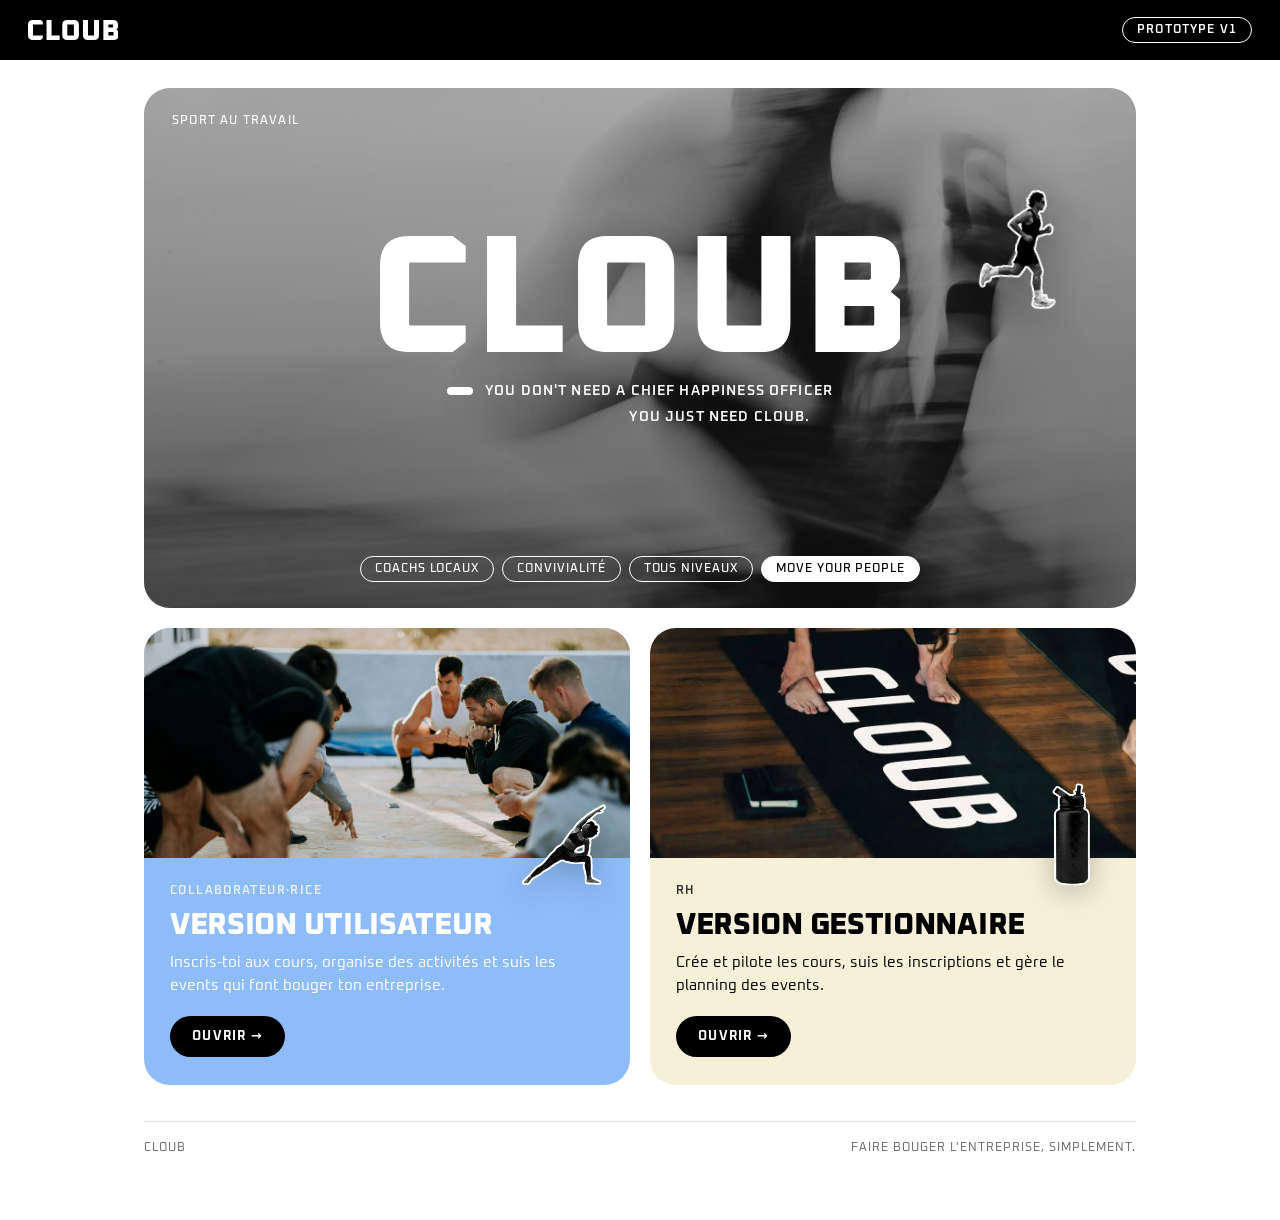
<file: index.html>
<!doctype html>
<html lang="fr">
  <head>
    <meta charset="UTF-8" />
    <meta name="viewport" content="width=device-width, initial-scale=1.0" />
    <title>Cloub — move your people</title>
    <link rel="icon" href="./assets/logo-noir.svg" />
    <link rel="stylesheet" href="./styles.css?v=4" />
  </head>
  <body>

    <nav class="top-nav">
      <a class="wordmark" href="./index.html"><img src="./assets/logo-blanc.svg" alt="Cloub" /></a>
      <span class="nav-badge">Prototype v1</span>
    </nav>

    <div class="app">

      <section class="hero">
        <div class="hero-top">
          <span>Sport au travail</span>
        </div>

        <img class="hero-sticker" src="./assets/stickers/run.png" alt="" />

        <img class="hero-logo" src="./assets/logo-blanc.svg" alt="Cloub" />
        <p class="hero-slogan"><span class="bubble-dash"></span>You don't need a chief happiness officer</p>
        <p class="hero-slogan-sub">You just need Cloub.</p>

        <div class="bubbles">
          <span class="bubble">Coachs locaux</span>
          <span class="bubble">Convivialité</span>
          <span class="bubble">Tous niveaux</span>
          <span class="bubble bubble-fill">Move your people</span>
        </div>
      </section>

      <div class="selector-grid">

        <a class="selector-card is-blue" href="./utilisateur.html">
          <div class="selector-photo" style="background-image:url('./assets/img/utilisateur.jpg?v=2'); background-position:center 15%">
            <img src="./assets/stickers/yoga.png" alt="" />
          </div>
          <div class="selector-body">
            <span class="kicker">Collaborateur·rice</span>
            <h2>Version utilisateur</h2>
            <p>Inscris-toi aux cours, organise des activités et suis les events qui font bouger ton entreprise.</p>
            <span class="link-button selector-cta">Ouvrir →</span>
          </div>
        </a>

        <a class="selector-card is-beige" href="./gestionnaire.html">
          <div class="selector-photo" style="background-image:url('./assets/img/gestionnaire.jpg')">
            <img src="./assets/stickers/gourde.png" alt="" />
          </div>
          <div class="selector-body">
            <span class="kicker">RH</span>
            <h2>Version gestionnaire</h2>
            <p>Crée et pilote les cours, suis les inscriptions et gère le planning des events.</p>
            <span class="link-button selector-cta">Ouvrir →</span>
          </div>
        </a>

      </div>

      <footer class="foot">
        <span>Cloub</span>
        <span>Faire bouger l'entreprise, simplement.</span>
      </footer>

    </div>

  </body>
</html>
</file>
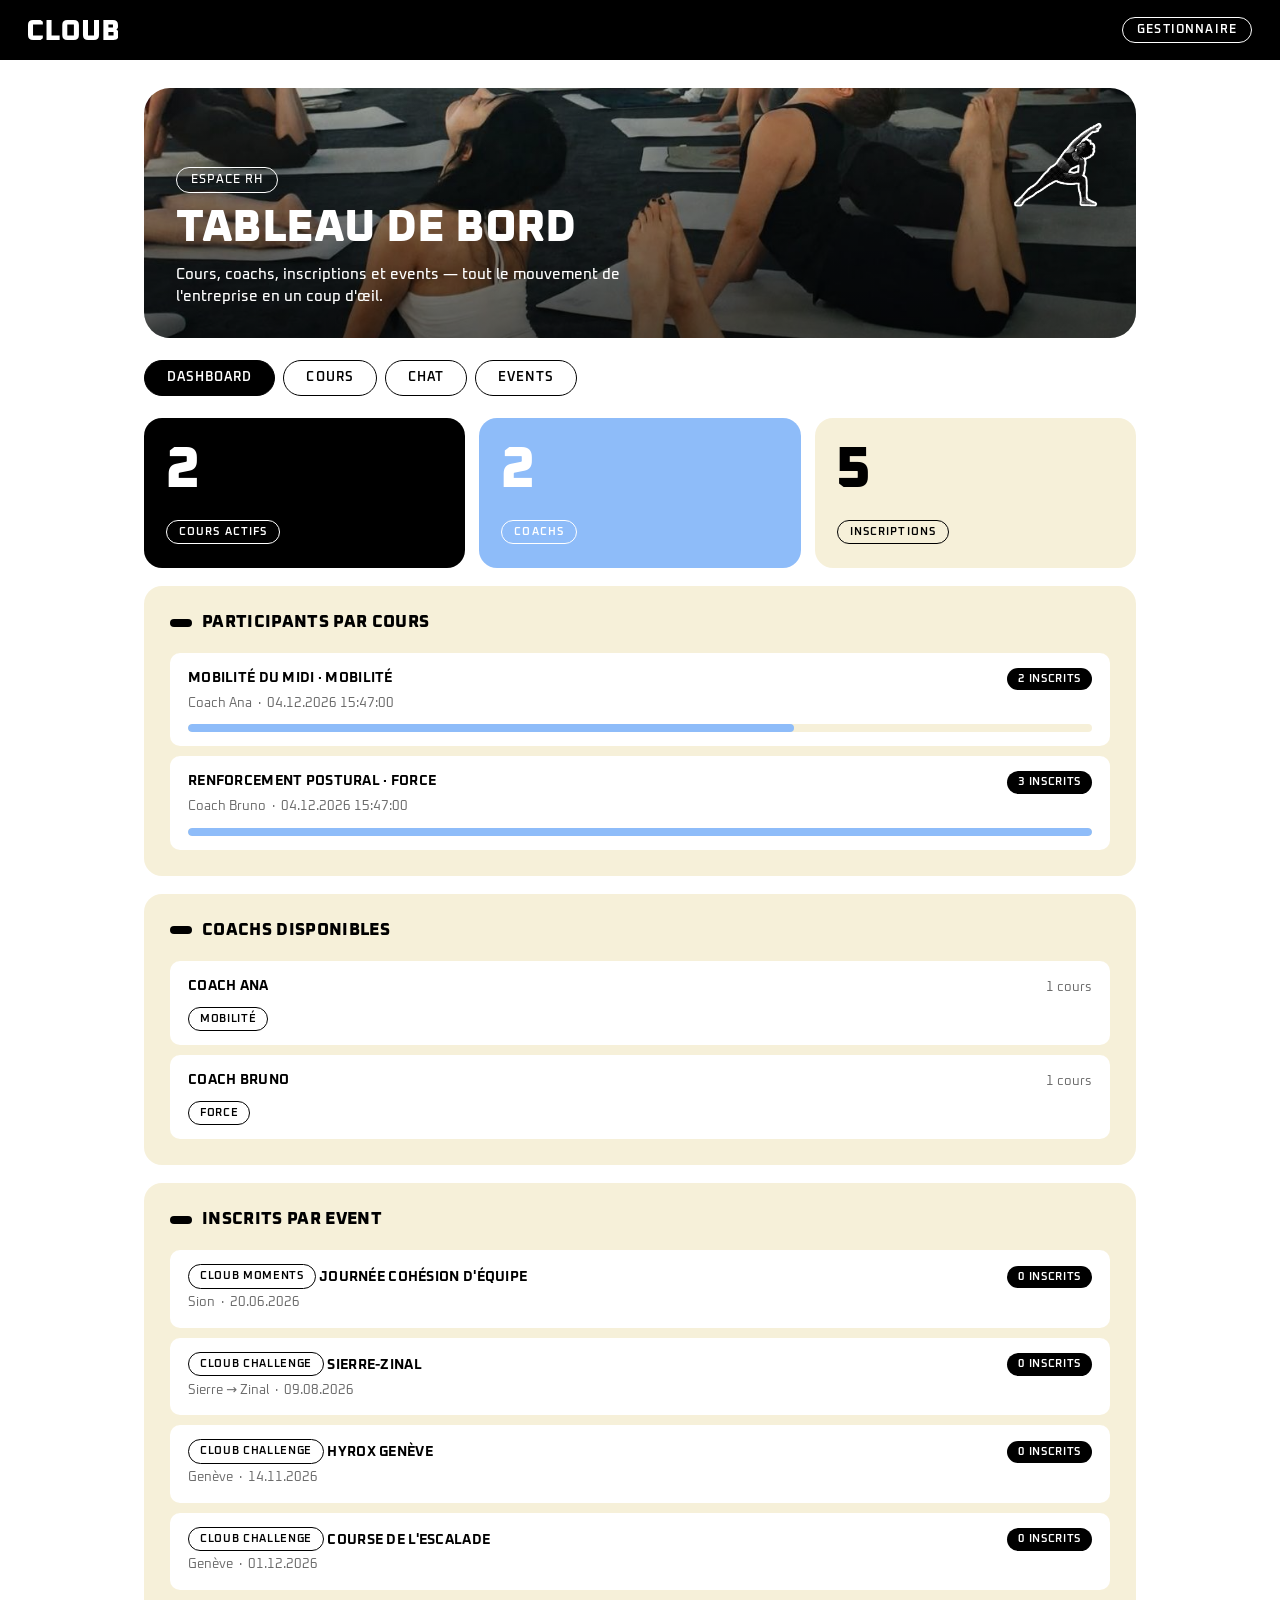
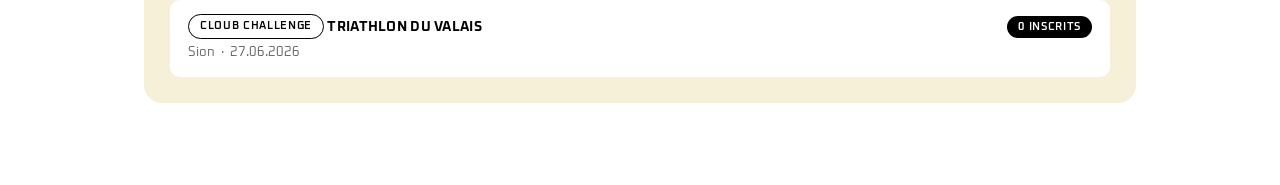
<file: gestionnaire.html>
<!doctype html>
<html lang="fr">
  <head>
    <meta charset="UTF-8" />
    <meta name="viewport" content="width=device-width, initial-scale=1.0" />
    <title>Cloub — gestionnaire</title>
    <link rel="icon" href="./assets/logo-noir.svg" />
    <link rel="stylesheet" href="./styles.css?v=4" />
  </head>
  <body>

    <nav class="top-nav">
      <a class="wordmark" href="./index.html"><img src="./assets/logo-blanc.svg" alt="Cloub" /></a>
      <span class="nav-badge">Gestionnaire</span>
    </nav>

    <div class="app">

      <header class="page-banner banner-admin">
        <img class="banner-sticker" src="./assets/stickers/yoga.png" alt="" />
        <div class="bubbles"><span class="bubble">Espace RH</span></div>
        <h1>Tableau de bord</h1>
        <p>Cours, coachs, inscriptions et events — tout le mouvement de l'entreprise en un coup d'œil.</p>
      </header>

      <nav class="tabs" role="tablist" aria-label="Navigation principale">
        <button class="tab active" data-tab="dashboard" role="tab" aria-selected="true">Dashboard</button>
        <button class="tab" data-tab="cours" role="tab" aria-selected="false">Cours</button>
        <button class="tab" data-tab="chat" role="tab" aria-selected="false">Chat</button>
        <button class="tab" data-tab="events" role="tab" aria-selected="false">Events</button>
      </nav>

      <main>

        <!-- TABLEAU DE BORD -->
        <section id="dashboard" class="panel active" role="tabpanel">

          <!-- Stats résumé -->
          <div class="stats-grid">
            <div class="stat-card">
              <div class="stat-number" id="stat-courses">0</div>
              <div class="stat-label">Cours actifs</div>
            </div>
            <div class="stat-card">
              <div class="stat-number" id="stat-coaches">0</div>
              <div class="stat-label">Coachs</div>
            </div>
            <div class="stat-card">
              <div class="stat-number" id="stat-participants">0</div>
              <div class="stat-label">Inscriptions</div>
            </div>
          </div>

          <!-- Participants par cours -->
          <article class="card">
            <h2>Participants par cours</h2>
            <ul id="dash-courses" class="list"></ul>
          </article>

          <!-- Coachs disponibles -->
          <article class="card">
            <h2>Coachs disponibles</h2>
            <ul id="dash-coaches" class="list"></ul>
          </article>

          <!-- Events -->
          <article class="card">
            <h2>Inscrits par event</h2>
            <ul id="dash-events" class="list"></ul>
          </article>

        </section>

        <!-- COURS -->
        <section id="cours" class="panel" role="tabpanel">
          <article class="card">
            <h2>Nouveau cours</h2>
            <form id="course-form">
              <label>
                Nom du cours
                <input type="text" id="course-title" placeholder="Mobilité matin" required />
              </label>
              <label>
                Coach
                <input type="text" id="course-coach" placeholder="Sophie M." required />
              </label>
              <label>
                Discipline / Sport
                <select id="course-discipline" required>
                  <option value="">Choisir une discipline...</option>
                  <option value="Running">Running</option>
                  <option value="Yoga">Yoga</option>
                  <option value="HIIT">HIIT</option>
                  <option value="Pilates">Pilates</option>
                  <option value="Mobilité">Mobilité</option>
                  <option value="Natation">Natation</option>
                  <option value="Cyclisme">Cyclisme</option>
                  <option value="Méditation">Méditation</option>
                  <option value="Force">Force</option>
                  <option value="Autre">Autre</option>
                </select>
              </label>
              <label>
                Salle
                <input type="text" id="course-room" placeholder="Salle B1" required />
              </label>
              <label>
                Date et heure
                <input type="datetime-local" id="course-datetime" required />
              </label>
              <button type="submit">Créer le cours</button>
            </form>
          </article>

          <article class="card">
            <h2>Cours planifiés</h2>
            <ul id="course-list" class="list"></ul>
          </article>
        </section>

        <!-- CHAT -->
        <section id="chat" class="panel" role="tabpanel">
          <article class="card">
            <h2><span id="chat-title">Chat running</span></h2>
            <div class="channel-switch" role="tablist" aria-label="Canaux du chat">
              <button type="button" class="channel active" data-channel="running">Running</button>
              <button type="button" class="channel" data-channel="natation">Natation</button>
            </div>
            <div id="chat-messages" class="chat-box"></div>
            <form id="chat-form" class="chat-form">
              <label>
                Prénom
                <input type="text" id="chat-author" placeholder="Sophie" required />
              </label>
              <label>
                Message
                <input type="text" id="chat-input" placeholder="Run mardi 12h ?" required />
              </label>
              <button type="submit">Envoyer</button>
            </form>
          </article>
        </section>

        <!-- EVENTS -->
        <section id="events" class="panel" role="tabpanel">
          <div class="grid-two">
            <article class="card">
              <h2>Créer un event</h2>
              <form id="event-form">
                <label>
                  Titre
                  <input type="text" id="event-title" placeholder="Sierre-Zinal" required />
                </label>
                <label>
                  Type
                  <select id="event-type" required>
                    <option value="">Choisir un type...</option>
                    <option value="Cloub Moments">Cloub Moments (événement d'équipe)</option>
                    <option value="Cloub Challenge">Cloub Challenge (objectif course)</option>
                  </select>
                </label>
                <label>
                  Lieu
                  <input type="text" id="event-location" placeholder="Parc de la Planta" required />
                </label>
                <label>
                  Date
                  <input type="date" id="event-date" required />
                </label>
                <button type="submit">Ajouter l'event</button>
              </form>
            </article>

            <article class="card">
              <h2>Planning des events</h2>
              <ul id="event-list" class="list"></ul>
            </article>
          </div>
        </section>

      </main>
    </div>

    <script src="./script.js?v=4"></script>
  </body>
</html>
</file>
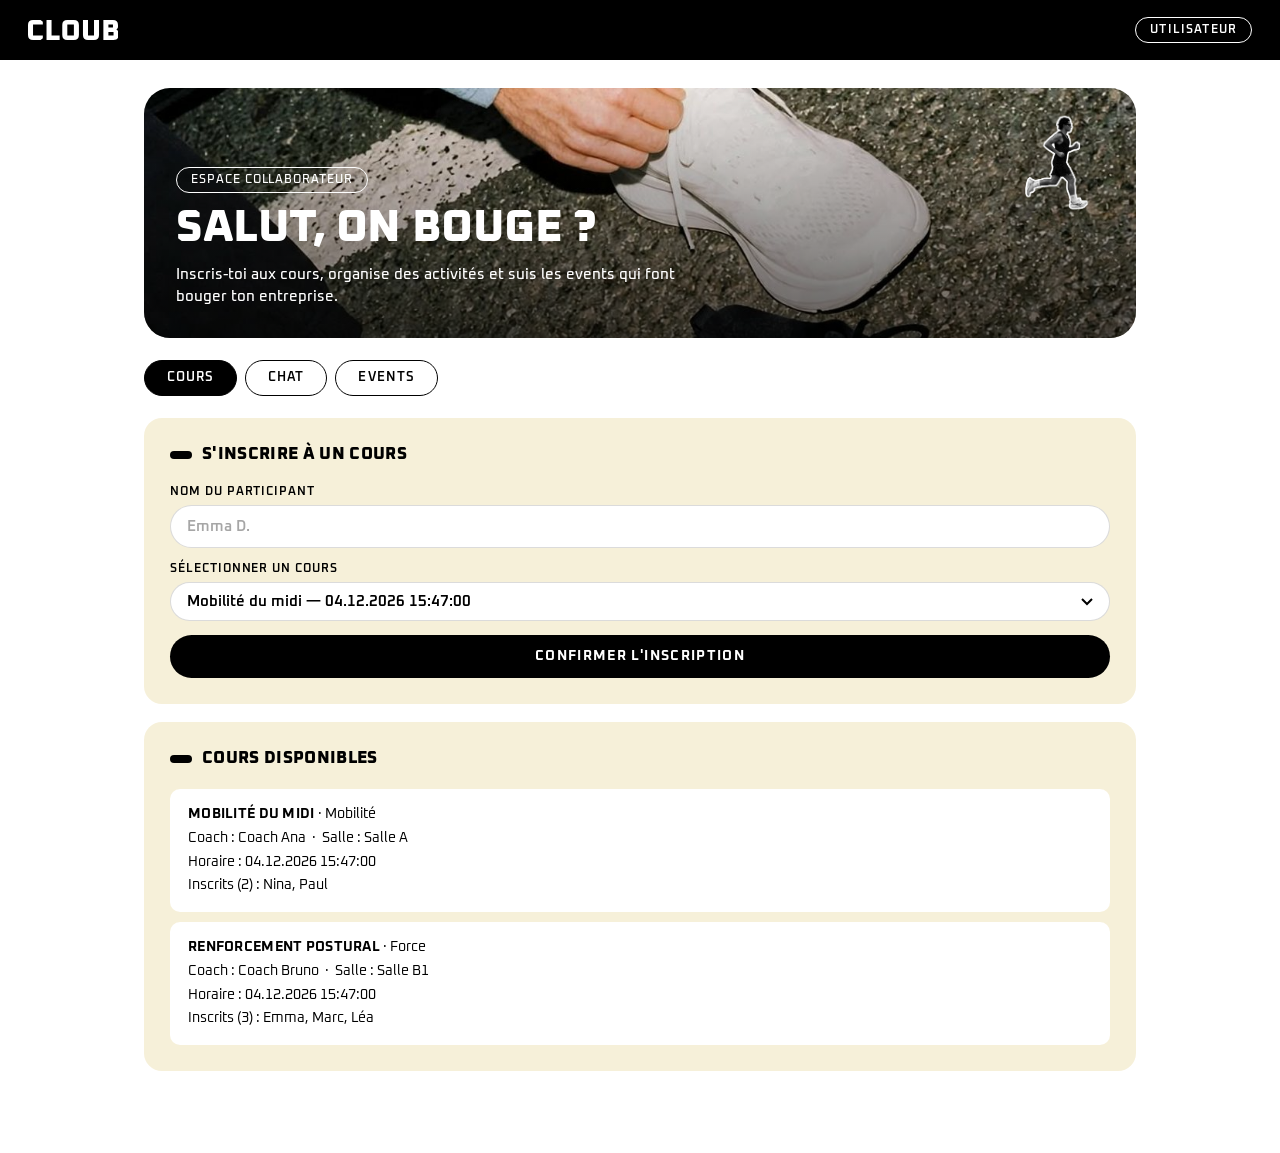
<file: utilisateur.html>
<!doctype html>
<html lang="fr">
  <head>
    <meta charset="UTF-8" />
    <meta name="viewport" content="width=device-width, initial-scale=1.0" />
    <title>Cloub — utilisateur</title>
    <link rel="icon" href="./assets/logo-noir.svg" />
    <link rel="stylesheet" href="./styles.css?v=4" />
  </head>
  <body>

    <nav class="top-nav">
      <a class="wordmark" href="./index.html"><img src="./assets/logo-blanc.svg" alt="Cloub" /></a>
      <span class="nav-badge">Utilisateur</span>
    </nav>

    <div class="app">

      <header class="page-banner banner-user">
        <img class="banner-sticker" src="./assets/stickers/run.png" alt="" />
        <div class="bubbles"><span class="bubble">Espace collaborateur</span></div>
        <h1>Salut, on bouge ?</h1>
        <p>Inscris-toi aux cours, organise des activités et suis les events qui font bouger ton entreprise.</p>
      </header>

      <nav class="tabs" role="tablist" aria-label="Navigation principale">
        <button class="tab active" data-tab="cours" role="tab" aria-selected="true">Cours</button>
        <button class="tab" data-tab="chat" role="tab" aria-selected="false">Chat</button>
        <button class="tab" data-tab="events" role="tab" aria-selected="false">Events</button>
      </nav>

      <main>

        <!-- COURS -->
        <section id="cours" class="panel active" role="tabpanel">
          <article class="card">
            <h2>S'inscrire à un cours</h2>
            <form id="participant-form">
              <label>
                Nom du participant
                <input type="text" id="participant-name" placeholder="Emma D." required />
              </label>
              <label>
                Sélectionner un cours
                <select id="participant-course" required></select>
              </label>
              <button type="submit">Confirmer l'inscription</button>
            </form>
          </article>

          <article class="card">
            <h2>Cours disponibles</h2>
            <ul id="course-list" class="list"></ul>
          </article>
        </section>

        <!-- CHAT -->
        <section id="chat" class="panel" role="tabpanel">
          <article class="card">
            <h2><span id="chat-title">Chat running</span></h2>
            <div class="channel-switch" role="tablist" aria-label="Canaux du chat">
              <button type="button" class="channel active" data-channel="running">Running</button>
              <button type="button" class="channel" data-channel="natation">Natation</button>
            </div>
            <div id="chat-messages" class="chat-box"></div>
            <form id="chat-form" class="chat-form">
              <label>
                Prénom
                <input type="text" id="chat-author" placeholder="Emma" required />
              </label>
              <label>
                Message
                <input type="text" id="chat-input" placeholder="Run mardi 12h ?" required />
              </label>
              <button type="submit">Envoyer</button>
            </form>
          </article>
        </section>

        <!-- EVENTS -->
        <section id="events" class="panel" role="tabpanel">

          <!-- Planning d'abord -->
          <article class="card">
            <h2>Planning des events</h2>
            <ul id="event-list" class="list"></ul>
          </article>

          <!-- Puis le formulaire -->
          <article class="card">
            <h2>Proposer un event</h2>
            <form id="event-form">
              <label>
                Titre
                <input type="text" id="event-title" placeholder="Sierre-Zinal" required />
              </label>
              <label>
                Type
                <select id="event-type" required>
                  <option value="">Choisir un type...</option>
                  <option value="Cloub Moments">Cloub Moments (événement d'équipe)</option>
                  <option value="Cloub Challenge">Cloub Challenge (objectif course)</option>
                </select>
              </label>
              <label>
                Lieu
                <input type="text" id="event-location" placeholder="Parc de la Planta" required />
              </label>
              <label>
                Date
                <input type="date" id="event-date" required />
              </label>
              <button type="submit">Proposer l'event</button>
            </form>
          </article>

        </section>

      </main>
    </div>

    <script src="./script.js?v=4"></script>
  </body>
</html>
</file>
<file: styles.css>
/* ── TYPO : Oxanium (charte Cloub, fichiers locaux → marche hors ligne) ── */

@font-face { font-family: 'Oxanium'; src: url('./assets/fonts/Oxanium-Regular.ttf') format('truetype'); font-weight: 400; font-display: swap; }
@font-face { font-family: 'Oxanium'; src: url('./assets/fonts/Oxanium-Medium.ttf') format('truetype'); font-weight: 500; font-display: swap; }
@font-face { font-family: 'Oxanium'; src: url('./assets/fonts/Oxanium-SemiBold.ttf') format('truetype'); font-weight: 600; font-display: swap; }
@font-face { font-family: 'Oxanium'; src: url('./assets/fonts/Oxanium-Bold.ttf') format('truetype'); font-weight: 700; font-display: swap; }
@font-face { font-family: 'Oxanium'; src: url('./assets/fonts/Oxanium-ExtraBold.ttf') format('truetype'); font-weight: 800; font-display: swap; }

:root {
  /* Palette officielle — Livrables_Couleurs.pdf */
  --c-black: #000000;
  --c-white: #FFFFFF;
  --c-blue: #8EBCF9;
  --c-beige: #F6F0D9;

  /* Dérivés techniques */
  --c-line: rgba(0, 0, 0, 0.14);
  --c-line-strong: #000000;
  --text-muted: rgba(0, 0, 0, 0.58);

  --radius-sm: 10px;
  --radius-md: 18px;
  --radius-lg: 26px;
  --radius-pill: 999px;
}

* {
  box-sizing: border-box;
  margin: 0;
  padding: 0;
}

body {
  font-family: 'Oxanium', system-ui, sans-serif;
  font-weight: 400;
  background: var(--c-white);
  color: var(--c-black);
  min-height: 100vh;
  -webkit-font-smoothing: antialiased;
}

img { display: block; max-width: 100%; }

/* ── TOP NAV ─────────────────────────────────────────── */

.top-nav {
  background: var(--c-black);
  display: flex;
  align-items: center;
  justify-content: space-between;
  padding: 0 28px;
  height: 60px;
  position: sticky;
  top: 0;
  z-index: 100;
}

.wordmark { display: flex; align-items: center; }
.wordmark img { height: 20px; width: auto; }

.nav-badge {
  font-size: 0.72rem;
  font-weight: 600;
  text-transform: uppercase;
  letter-spacing: 0.1em;
  color: var(--c-white);
  border: 1.5px solid var(--c-white);
  padding: 5px 14px;
  border-radius: var(--radius-pill);
}

/* ── APP CONTAINER ───────────────────────────────────── */

.app {
  max-width: 1040px;
  margin: 0 auto;
  padding: 28px 24px 64px;
}

/* ── BULLE CLOUB (élément graphique signature) ───────── */

.bubbles {
  display: flex;
  flex-wrap: wrap;
  gap: 8px;
}

.bubble {
  display: inline-flex;
  align-items: center;
  gap: 8px;
  border: 1.5px solid currentColor;
  border-radius: var(--radius-pill);
  padding: 5px 14px;
  font-size: 0.74rem;
  font-weight: 500;
  text-transform: uppercase;
  letter-spacing: 0.08em;
  white-space: nowrap;
}

.bubble-fill {
  background: var(--c-white);
  color: var(--c-black);
  border-color: var(--c-white);
}

.bubble-dash {
  display: inline-block;
  width: 26px;
  height: 8px;
  border-radius: var(--radius-pill);
  background: currentColor;
}

/* ── HERO (index) ────────────────────────────────────── */

.hero {
  position: relative;
  min-height: 520px;
  border-radius: var(--radius-lg);
  overflow: hidden;
  background: var(--c-black) url('./assets/img/hero.jpg') center 35% / cover no-repeat;
  color: var(--c-white);
  display: flex;
  flex-direction: column;
  align-items: center;
  justify-content: center;
  text-align: center;
  padding: 56px 32px;
  margin-bottom: 20px;
}

.hero::before {
  content: '';
  position: absolute;
  inset: 0;
  background: linear-gradient(180deg, rgba(0,0,0,0.25) 0%, rgba(0,0,0,0.55) 100%);
}

.hero > * { position: relative; }

.hero-top {
  position: absolute;
  top: 26px;
  left: 28px;
  right: 28px;
  display: flex;
  justify-content: space-between;
  font-size: 0.74rem;
  font-weight: 500;
  text-transform: uppercase;
  letter-spacing: 0.1em;
}

.hero-logo {
  width: min(520px, 78%);
  margin-bottom: 30px;
}

.hero-slogan {
  display: inline-flex;
  align-items: center;
  gap: 12px;
  font-size: 0.9rem;
  font-weight: 600;
  text-transform: uppercase;
  letter-spacing: 0.08em;
  margin-bottom: 8px;
}

.hero-slogan-sub {
  font-size: 0.9rem;
  font-weight: 600;
  text-transform: uppercase;
  letter-spacing: 0.08em;
  margin-bottom: 34px;
  padding-left: 160px;
}

.hero .bubbles {
  position: absolute;
  bottom: 26px;
  left: 28px;
  right: 28px;
  justify-content: center;
}

.hero-sticker {
  position: absolute !important;
  right: 5%;
  top: 18%;
  width: 120px;
  transform: rotate(6deg);
  filter: drop-shadow(0 8px 20px rgba(0,0,0,0.35));
}

/* ── SELECTOR GRID (index) ───────────────────────────── */

.selector-grid {
  display: grid;
  grid-template-columns: repeat(auto-fit, minmax(300px, 1fr));
  gap: 20px;
}

.selector-card {
  border-radius: var(--radius-lg);
  overflow: hidden;
  display: flex;
  flex-direction: column;
  text-decoration: none;
  color: inherit;
  transition: transform 0.2s ease, box-shadow 0.2s ease;
}

.selector-card:hover {
  transform: translateY(-4px);
  box-shadow: 0 18px 40px rgba(0,0,0,0.14);
}

.selector-card.is-blue  { background: var(--c-blue);  color: var(--c-white); }
.selector-card.is-beige { background: var(--c-beige); color: var(--c-black); }

.selector-photo {
  position: relative;
  height: 230px;
  background-size: cover;
  background-position: center;
}

.selector-photo img {
  position: absolute;
  right: 18px;
  bottom: -34px;
  width: 92px;
  filter: drop-shadow(0 6px 14px rgba(0,0,0,0.25));
}

.selector-body {
  padding: 26px 26px 28px;
  display: flex;
  flex-direction: column;
  gap: 12px;
  flex: 1;
}

.selector-body .kicker {
  font-size: 0.72rem;
  font-weight: 600;
  text-transform: uppercase;
  letter-spacing: 0.12em;
  opacity: 0.8;
}

.selector-body h2 {
  font-size: 1.9rem;
  font-weight: 800;
  text-transform: uppercase;
  letter-spacing: -0.01em;
  line-height: 1;
}

.selector-body p {
  font-size: 0.95rem;
  line-height: 1.5;
  flex: 1;
}

.selector-cta {
  align-self: flex-start;
  margin-top: 6px;
}

/* ── PAGE BANNER (pages internes) ────────────────────── */

.page-banner {
  position: relative;
  border-radius: var(--radius-lg);
  overflow: hidden;
  min-height: 250px;
  background-color: var(--c-black);
  background-size: cover;
  background-position: center;
  color: var(--c-white);
  padding: 30px 32px;
  display: flex;
  flex-direction: column;
  justify-content: flex-end;
  gap: 14px;
  margin-bottom: 22px;
}

.page-banner::before {
  content: '';
  position: absolute;
  inset: 0;
  background: linear-gradient(180deg, rgba(0,0,0,0.05) 0%, rgba(0,0,0,0.6) 100%);
}

.page-banner > * { position: relative; }

.page-banner h1 {
  font-size: 2.8rem;
  font-weight: 800;
  text-transform: uppercase;
  letter-spacing: -0.01em;
  line-height: 0.95;
}

.page-banner p {
  font-size: 0.95rem;
  font-weight: 500;
  max-width: 520px;
  line-height: 1.45;
}

.banner-user  { background-image: url('./assets/img/banner-user.jpg');  background-position: center 40%; }
.banner-admin { background-image: url('./assets/img/banner-admin.jpg'); background-position: center 55%; }

.banner-sticker {
  position: absolute !important;
  right: 28px;
  top: 22px;
  width: 96px;
  filter: drop-shadow(0 6px 16px rgba(0,0,0,0.35));
}

/* ── TABS ────────────────────────────────────────────── */

.tabs {
  display: flex;
  flex-wrap: wrap;
  gap: 8px;
  margin-bottom: 22px;
}

.tab {
  border: 1.5px solid var(--c-black);
  background: var(--c-white);
  color: var(--c-black);
  padding: 9px 22px;
  border-radius: var(--radius-pill);
  cursor: pointer;
  font: inherit;
  font-weight: 600;
  font-size: 0.82rem;
  text-transform: uppercase;
  letter-spacing: 0.08em;
  width: auto;
  margin: 0;
  transition: background 0.15s, color 0.15s;
}

.tab.active {
  background: var(--c-black);
  color: var(--c-white);
}

.tab:hover:not(.active) {
  background: var(--c-beige);
  opacity: 1;
}

/* ── PANELS ──────────────────────────────────────────── */

.panel { display: none; }
.panel.active { display: block; animation: fadeUp 0.25s ease; }

@keyframes fadeUp {
  from { opacity: 0; transform: translateY(6px); }
  to   { opacity: 1; transform: none; }
}

/* ── GRID ────────────────────────────────────────────── */

.grid-two {
  display: grid;
  grid-template-columns: repeat(auto-fit, minmax(300px, 1fr));
  gap: 18px;
  align-items: start;
}

/* ── CARD ────────────────────────────────────────────── */

.card {
  background: var(--c-beige);
  border-radius: var(--radius-md);
  padding: 26px;
  margin-bottom: 18px;
}

.card h2 {
  font-size: 1.05rem;
  font-weight: 800;
  text-transform: uppercase;
  letter-spacing: 0.02em;
  margin-bottom: 20px;
  display: flex;
  align-items: center;
  gap: 10px;
}

.card h2::before {
  content: '';
  width: 22px;
  height: 8px;
  border-radius: var(--radius-pill);
  background: var(--c-black);
  flex-shrink: 0;
}

.card.is-black { background: var(--c-black); color: var(--c-white); }
.card.is-black h2::before { background: var(--c-white); }

/* ── FORM ────────────────────────────────────────────── */

label {
  display: block;
  margin-bottom: 14px;
  font-size: 0.74rem;
  font-weight: 600;
  text-transform: uppercase;
  letter-spacing: 0.08em;
}

input,
select {
  display: block;
  width: 100%;
  margin-top: 6px;
  padding: 11px 16px;
  border-radius: var(--radius-pill);
  border: 1.5px solid var(--c-line);
  font: inherit;
  font-size: 0.95rem;
  text-transform: none;
  letter-spacing: 0;
  background: var(--c-white);
  color: var(--c-black);
  transition: border-color 0.15s, box-shadow 0.15s;
  outline: none;
  appearance: none;
}

select {
  background-image: url("data:image/svg+xml,%3Csvg xmlns='http://www.w3.org/2000/svg' width='12' height='8' viewBox='0 0 12 8'%3E%3Cpath d='M1 1l5 5 5-5' stroke='black' stroke-width='2' fill='none'/%3E%3C/svg%3E");
  background-repeat: no-repeat;
  background-position: right 16px center;
  padding-right: 40px;
}

input:focus,
select:focus {
  border-color: var(--c-black);
  box-shadow: 0 0 0 3px rgba(142, 188, 249, 0.55);
}

input::placeholder { color: rgba(0,0,0,0.35); }

button {
  display: block;
  width: 100%;
  margin-top: 8px;
  padding: 13px 20px;
  border-radius: var(--radius-pill);
  border: none;
  background: var(--c-black);
  color: var(--c-white);
  cursor: pointer;
  font: inherit;
  font-size: 0.85rem;
  font-weight: 700;
  text-transform: uppercase;
  letter-spacing: 0.1em;
  transition: transform 0.15s, background 0.15s;
}

button:hover { transform: translateY(-1px); }
button:active { transform: translateY(0); }

.link-button {
  display: inline-flex;
  align-items: center;
  gap: 10px;
  text-decoration: none;
  background: var(--c-black);
  color: var(--c-white);
  padding: 12px 22px;
  border-radius: var(--radius-pill);
  font-weight: 700;
  font-size: 0.8rem;
  text-transform: uppercase;
  letter-spacing: 0.1em;
}

/* ── LIST ────────────────────────────────────────────── */

.list {
  list-style: none;
  display: grid;
  gap: 10px;
}

.list li {
  border-radius: var(--radius-sm);
  padding: 14px 18px;
  background: var(--c-white);
  font-size: 0.9rem;
  line-height: 1.65;
}

.list li strong {
  font-weight: 700;
  text-transform: uppercase;
  letter-spacing: 0.02em;
}

/* ── CHAT ────────────────────────────────────────────── */

.channel-switch {
  display: flex;
  gap: 8px;
  margin-bottom: 14px;
}

.channel {
  width: auto;
  margin: 0;
  padding: 6px 16px;
  font-size: 0.72rem;
  background: transparent;
  color: var(--c-black);
  border: 1.5px solid var(--c-black);
}

.channel.active {
  background: var(--c-blue);
  color: var(--c-white);
  border-color: var(--c-blue);
}

.chat-box {
  background: var(--c-white);
  border-radius: var(--radius-sm);
  min-height: 240px;
  max-height: 340px;
  overflow-y: auto;
  padding: 16px;
  margin-bottom: 16px;
  display: flex;
  flex-direction: column;
  gap: 10px;
}

.chat-message {
  align-self: flex-start;
  max-width: 80%;
  background: var(--c-beige);
  color: var(--c-black);
  border-radius: 18px 18px 18px 4px;
  padding: 10px 16px;
  font-size: 0.92rem;
  line-height: 1.45;
}

.chat-message:nth-child(even) {
  align-self: flex-end;
  background: var(--c-black);
  color: var(--c-white);
  border-radius: 18px 18px 4px 18px;
}

.chat-message strong {
  font-weight: 700;
  text-transform: uppercase;
  font-size: 0.75rem;
  letter-spacing: 0.08em;
}

.chat-message small {
  opacity: 0.65;
  font-size: 0.72rem;
  margin-left: 4px;
}

.chat-form {
  display: grid;
  grid-template-columns: 140px 1fr auto;
  gap: 10px;
  align-items: end;
}

.chat-form label { margin-bottom: 0; }

.chat-form button {
  width: auto;
  margin-top: 0;
  padding: 12px 24px;
  white-space: nowrap;
}

/* ── STATS GRID (dashboard) ──────────────────────────── */

.stats-grid {
  display: grid;
  grid-template-columns: repeat(3, 1fr);
  gap: 14px;
  margin-bottom: 18px;
}

.stat-card {
  border-radius: var(--radius-md);
  padding: 24px 22px;
  min-height: 150px;
  display: flex;
  flex-direction: column;
  justify-content: space-between;
}

.stat-card:nth-child(1) { background: var(--c-black); color: var(--c-white); }
.stat-card:nth-child(2) { background: var(--c-blue);  color: var(--c-white); }
.stat-card:nth-child(3) { background: var(--c-beige); color: var(--c-black); }

.stat-number {
  font-size: 3.6rem;
  font-weight: 800;
  line-height: 1;
}

.stat-label {
  align-self: flex-start;
  border: 1.5px solid currentColor;
  border-radius: var(--radius-pill);
  padding: 4px 12px;
  font-size: 0.7rem;
  font-weight: 600;
  text-transform: uppercase;
  letter-spacing: 0.1em;
}

/* ── BADGE (bulles) ──────────────────────────────────── */

.badge {
  display: inline-flex;
  align-items: center;
  padding: 2px 11px;
  border-radius: var(--radius-pill);
  font-size: 0.7rem;
  font-weight: 600;
  text-transform: uppercase;
  letter-spacing: 0.06em;
  white-space: nowrap;
  vertical-align: 2px;
}

.badge-solid {
  background: var(--c-black);
  color: var(--c-white);
}

.badge-outline {
  border: 1.5px solid var(--c-black);
  color: var(--c-black);
}

/* ── PROGRESS BAR ────────────────────────────────────── */

.bar-track {
  height: 8px;
  background: var(--c-beige);
  border-radius: var(--radius-pill);
  margin-top: 10px;
  overflow: hidden;
}

.bar-fill {
  height: 100%;
  background: var(--c-blue);
  border-radius: var(--radius-pill);
  transition: width 0.5s ease;
}

/* ── DASH HELPERS ────────────────────────────────────── */

.dash-row {
  display: flex;
  justify-content: space-between;
  align-items: center;
  gap: 8px;
}

.dash-sub {
  font-size: 0.82rem;
  color: var(--text-muted);
  margin-top: 2px;
}

.tag-group {
  display: flex;
  flex-wrap: wrap;
  gap: 6px;
  margin-top: 8px;
}

/* ── FOOTER ──────────────────────────────────────────── */

.foot {
  margin-top: 36px;
  padding-top: 18px;
  border-top: 1px solid var(--c-line);
  display: flex;
  justify-content: space-between;
  font-size: 0.78rem;
  color: var(--text-muted);
  text-transform: uppercase;
  letter-spacing: 0.08em;
}

/* ── RESPONSIVE ──────────────────────────────────────── */

@media (max-width: 640px) {
  .top-nav { padding: 0 16px; }
  .app { padding: 16px 16px 40px; }
  .hero { min-height: 440px; padding: 80px 20px 90px; }
  .hero-slogan-sub { padding-left: 0; }
  .hero-sticker { width: 80px; top: 12%; }
  .page-banner { padding: 24px 22px; min-height: 220px; }
  .page-banner h1 { font-size: 2rem; }
  .banner-sticker { width: 70px; }
  .chat-form { grid-template-columns: 1fr; }
  .chat-form button { width: 100%; }
  .stats-grid { grid-template-columns: 1fr 1fr; }
  .stat-card:nth-child(3) { grid-column: span 2; }
  .stat-number { font-size: 2.8rem; }
}
</file>
